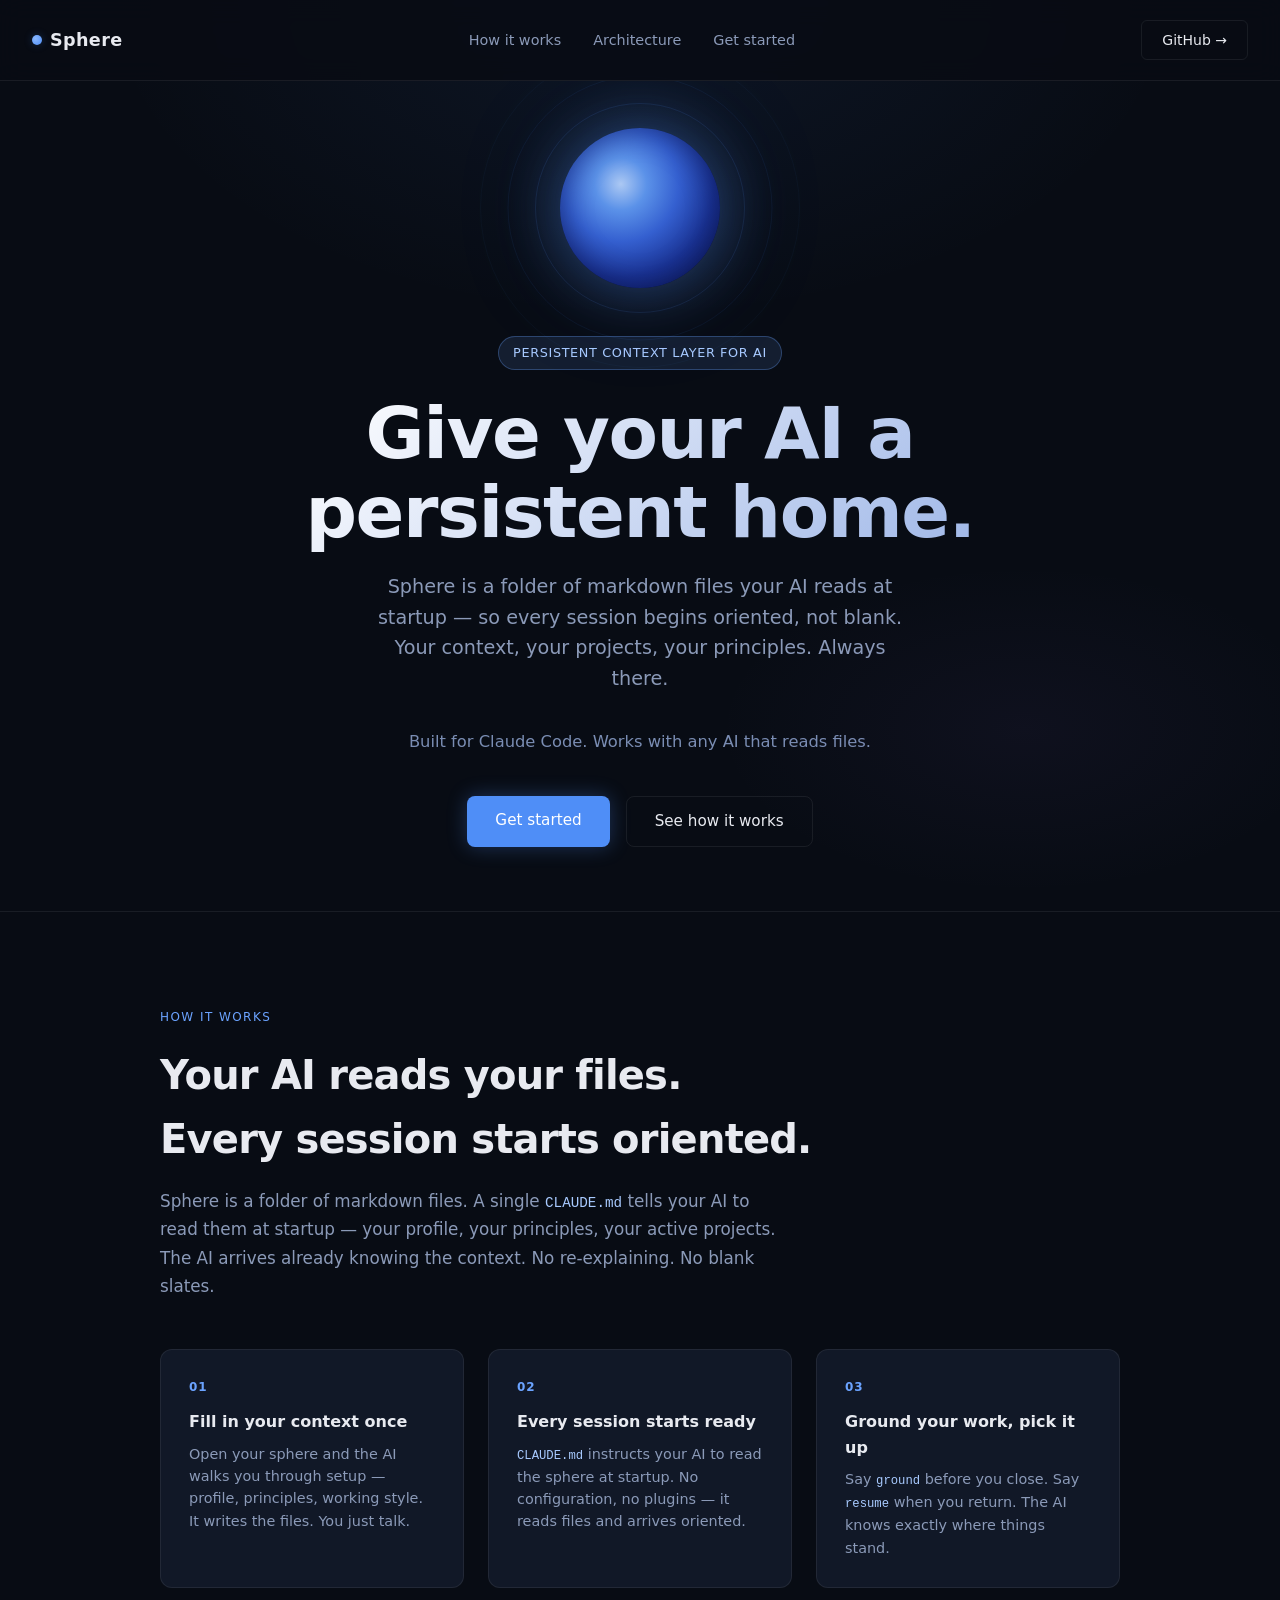
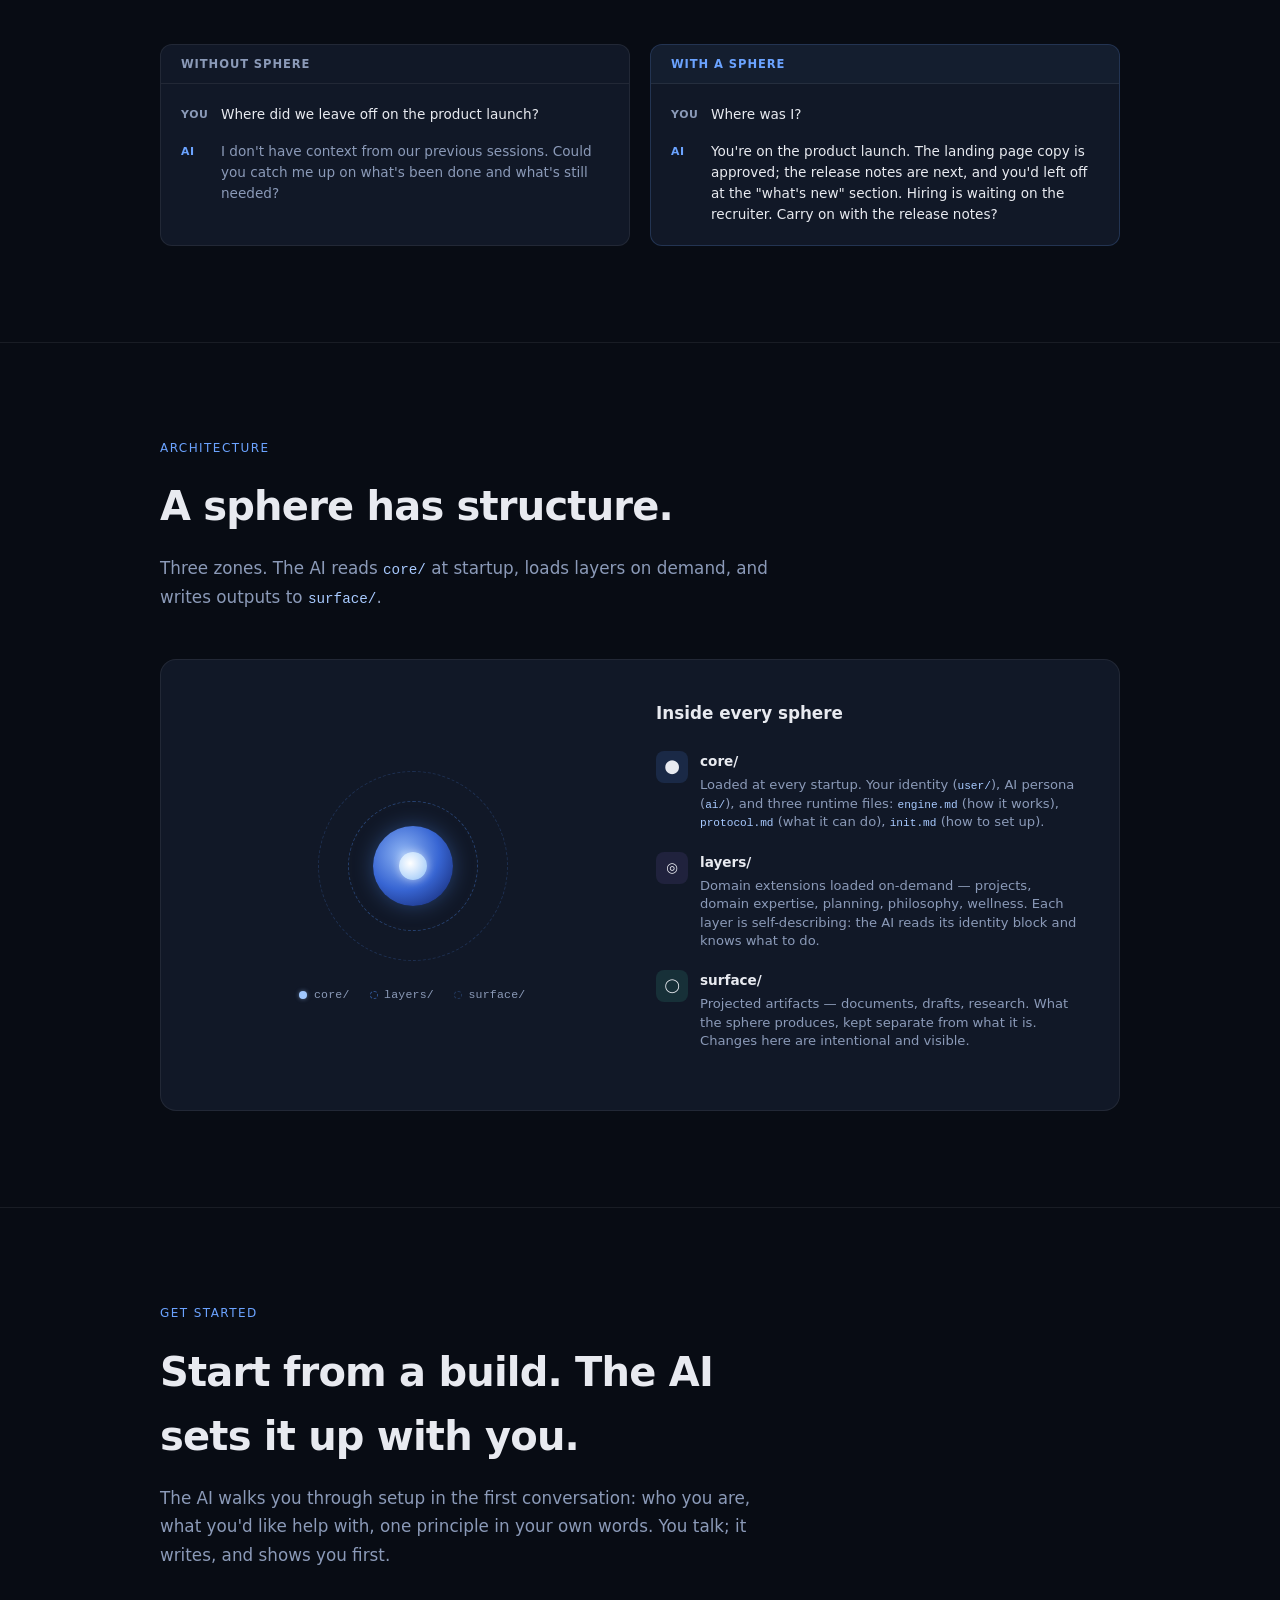
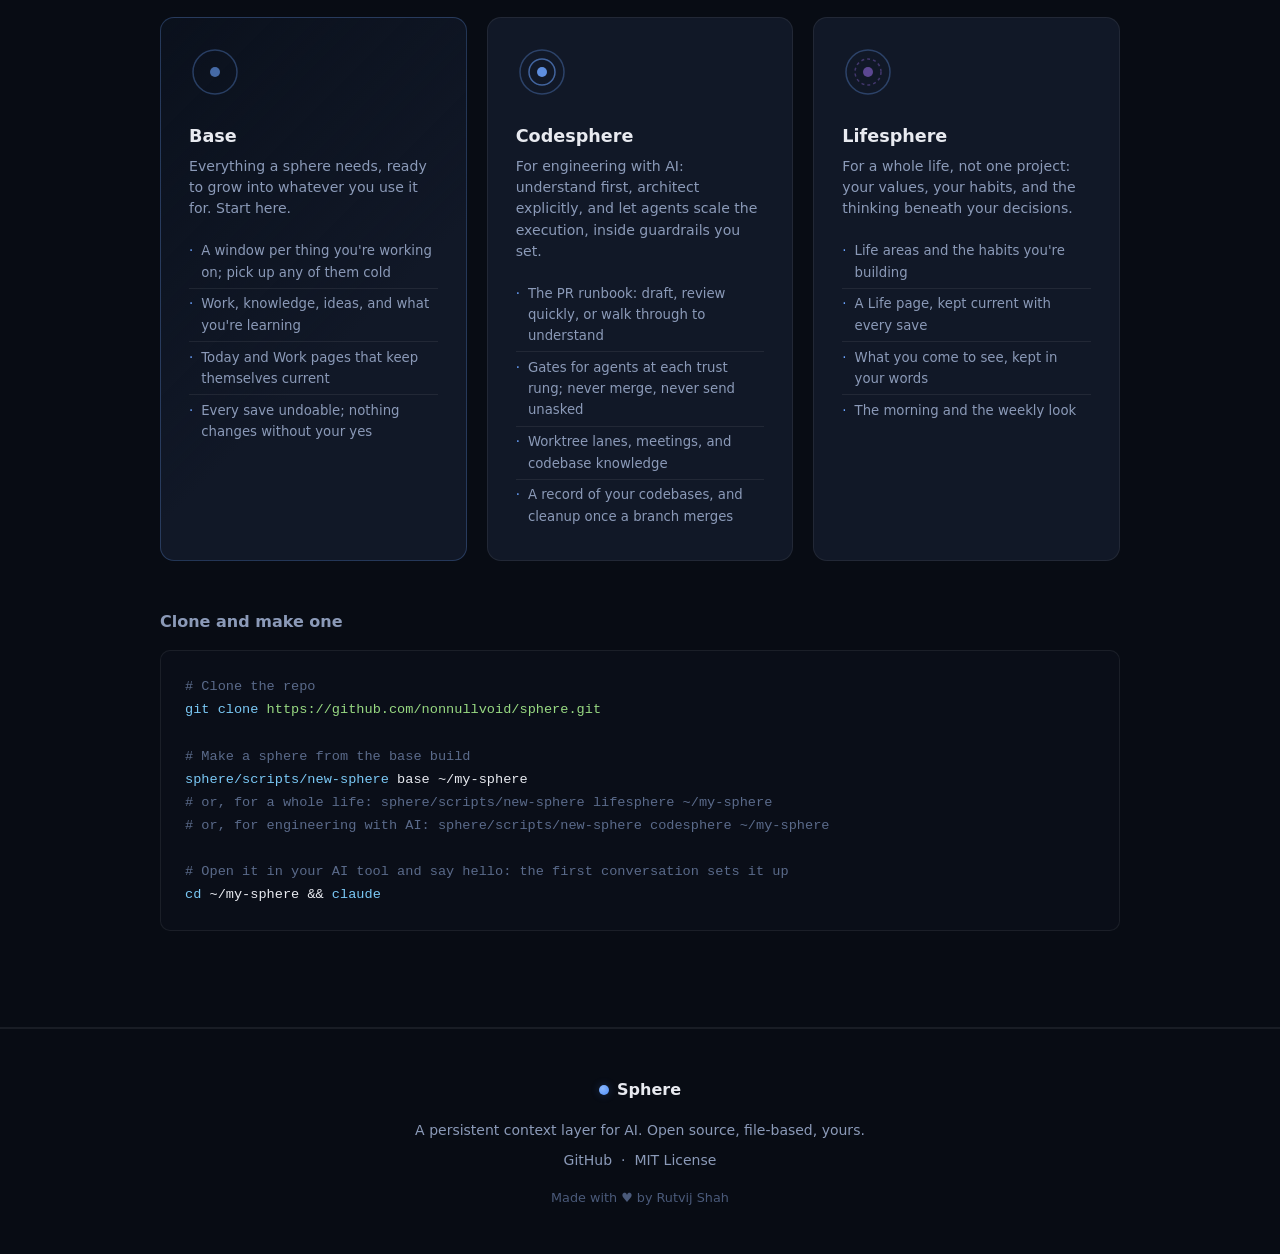
<file: index.html>
<!DOCTYPE html>
<html lang="en">
<head>
  <meta charset="UTF-8">
  <meta name="viewport" content="width=device-width, initial-scale=1.0">
  <title>Sphere — Give your AI a persistent home</title>
  <style>
    :root {
      --bg: #080c14;
      --bg2: #0d1420;
      --surface: #111827;
      --border: rgba(255,255,255,0.07);
      --text: #e8eaf0;
      --muted: #8b9ab8;
      --accent: #6ba3ff;
      --glow: rgba(79,142,247,0.25);
    }

    * { margin: 0; padding: 0; box-sizing: border-box; }

    html {
      scroll-behavior: smooth;
      scroll-padding-top: 80px;
    }

    body {
      background: var(--bg);
      color: var(--text);
      font-family: -apple-system, BlinkMacSystemFont, 'Segoe UI', system-ui, sans-serif;
      line-height: 1.6;
      overflow-x: hidden;
    }

    /* ── NAV ── */
    nav {
      position: fixed; top: 0; left: 0; right: 0; z-index: 100;
      padding: 1.25rem 2rem;
      display: flex; justify-content: space-between; align-items: center;
      background: rgba(8,12,20,0.88);
      backdrop-filter: blur(12px);
      border-bottom: 1px solid var(--border);
    }
    .nav-logo {
      font-size: 1.1rem; font-weight: 600; letter-spacing: 0.02em;
      color: var(--text);
      display: flex; align-items: center; gap: 0.5rem;
      text-decoration: none;
    }
    .nav-dot {
      width: 10px; height: 10px; border-radius: 50%;
      background: radial-gradient(circle at 35% 35%, #8ab8ff, #4f8ef7);
      box-shadow: 0 0 8px var(--glow);
      animation: pulse 3s ease-in-out infinite;
      flex-shrink: 0;
    }
    .nav-links { display: flex; gap: 2rem; }
    .nav-links a {
      color: var(--muted); text-decoration: none; font-size: 0.9rem;
      transition: color 0.2s;
    }
    .nav-links a:hover { color: var(--text); }
    .nav-cta {
      padding: 0.5rem 1.25rem;
      background: transparent;
      border: 1px solid var(--border);
      border-radius: 6px;
      color: var(--text); text-decoration: none; font-size: 0.875rem;
      transition: all 0.2s;
    }
    .nav-cta:hover { border-color: var(--accent); color: var(--accent); }

    /* ── HERO ── */
    .hero {
      min-height: 100vh;
      display: flex; align-items: center; justify-content: center;
      flex-direction: column;
      text-align: center;
      padding: 8rem 2rem 4rem;
      position: relative;
      overflow: hidden;
    }
    .hero-bg {
      position: absolute; inset: 0;
      background:
        radial-gradient(ellipse 60% 50% at 50% 0%, rgba(79,142,247,0.08) 0%, transparent 70%),
        radial-gradient(ellipse 40% 30% at 80% 80%, rgba(124,92,191,0.06) 0%, transparent 60%);
      pointer-events: none;
    }

    /* ── SPHERE ── */
    .sphere-container {
      position: relative;
      width: 160px; height: 160px;
      margin: 0 auto 3rem;
    }
    .sphere-orb {
      width: 160px; height: 160px;
      border-radius: 50%;
      background: radial-gradient(circle at 38% 35%,
        rgba(180,210,255,0.95) 0%,
        rgba(100,160,255,0.9) 18%,
        rgba(60,110,240,0.85) 40%,
        rgba(30,60,180,0.8) 65%,
        rgba(10,20,80,0.9) 100%
      );
      box-shadow:
        0 0 60px rgba(79,142,247,0.4),
        0 0 120px rgba(79,142,247,0.15),
        inset 0 0 30px rgba(0,0,40,0.4);
      animation: spherePulse 4s ease-in-out infinite, sphereFloat 6s ease-in-out infinite;
      position: relative; z-index: 2;
    }
    .sphere-ring {
      position: absolute; border-radius: 50%;
      border: 1px solid rgba(79,142,247,0.2);
      top: 50%; left: 50%;
      transform: translate(-50%, -50%);
      animation: ringPulse 4s ease-in-out infinite;
    }
    .sphere-ring:nth-child(1) { width: 210px; height: 210px; animation-delay: 0.3s; border-color: rgba(79,142,247,0.12); }
    .sphere-ring:nth-child(2) { width: 265px; height: 265px; animation-delay: 0.6s; border-color: rgba(79,142,247,0.07); }
    .sphere-ring:nth-child(3) { width: 320px; height: 320px; animation-delay: 0.9s; border-color: rgba(79,142,247,0.04); }

    @keyframes spherePulse {
      0%, 100% { box-shadow: 0 0 60px rgba(79,142,247,0.4), 0 0 120px rgba(79,142,247,0.15), inset 0 0 30px rgba(0,0,40,0.4); }
      50%       { box-shadow: 0 0 80px rgba(79,142,247,0.6), 0 0 160px rgba(79,142,247,0.25), inset 0 0 30px rgba(0,0,40,0.4); }
    }
    @keyframes sphereFloat {
      0%, 100% { transform: translateY(0); }
      50%       { transform: translateY(-8px); }
    }
    @keyframes ringPulse {
      0%, 100% { opacity: 1; transform: translate(-50%, -50%) scale(1); }
      50%       { opacity: 0.6; transform: translate(-50%, -50%) scale(1.02); }
    }
    @keyframes pulse {
      0%, 100% { opacity: 1; }
      50%       { opacity: 0.5; }
    }

    .hero-tag {
      display: inline-block;
      padding: 0.35rem 0.9rem;
      background: rgba(107,163,255,0.12);
      border: 1px solid rgba(107,163,255,0.3);
      border-radius: 20px;
      font-size: 0.8rem; color: #a8caff;
      letter-spacing: 0.05em; text-transform: uppercase;
      margin-bottom: 1.5rem;
    }
    .hero h1 {
      font-size: clamp(2.5rem, 6vw, 4.5rem);
      font-weight: 700; letter-spacing: -0.02em; line-height: 1.1;
      margin-bottom: 1.25rem;
      background: linear-gradient(135deg, #ffffff 0%, #a0b8e8 100%);
      -webkit-background-clip: text; -webkit-text-fill-color: transparent;
      background-clip: text;
    }
    .hero-sub {
      font-size: clamp(1rem, 2vw, 1.2rem);
      color: var(--muted); max-width: 540px;
      margin: 0 auto 2.5rem;
    }
    .hero-sub span {
      color: rgba(160,184,232,0.75); font-size: 0.85em;
    }
    .hero-actions { display: flex; gap: 1rem; justify-content: center; flex-wrap: wrap; }
    .btn-primary {
      padding: 0.75rem 1.75rem;
      background: #4f8ef7; color: #fff;
      text-decoration: none; border-radius: 8px;
      font-size: 0.95rem; font-weight: 500;
      transition: all 0.2s;
      box-shadow: 0 0 20px rgba(79,142,247,0.3);
    }
    .btn-primary:hover {
      background: #6ba3ff;
      box-shadow: 0 0 30px rgba(79,142,247,0.5);
      transform: translateY(-1px);
    }
    .btn-secondary {
      padding: 0.75rem 1.75rem;
      background: transparent; color: var(--text);
      text-decoration: none;
      border: 1px solid var(--border);
      border-radius: 8px; font-size: 0.95rem;
      transition: all 0.2s;
    }
    .btn-secondary:hover { border-color: rgba(255,255,255,0.2); transform: translateY(-1px); }

    /* ── SECTIONS ── */
    section { padding: 6rem 2rem; }
    .section-inner { max-width: 960px; margin: 0 auto; }
    .section-label {
      font-size: 0.75rem; text-transform: uppercase;
      letter-spacing: 0.12em; color: var(--accent); margin-bottom: 1rem;
    }
    .section-title {
      font-size: clamp(1.75rem, 4vw, 2.5rem);
      font-weight: 700; letter-spacing: -0.02em; margin-bottom: 1rem;
    }
    .section-body {
      color: var(--muted); font-size: 1.05rem;
      max-width: 620px; margin-bottom: 3rem;
      line-height: 1.7;
    }

    /* ── HOW IT WORKS ── */
    .steps {
      display: grid;
      grid-template-columns: repeat(auto-fit, minmax(240px, 1fr));
      gap: 1.5rem;
      margin-bottom: 3.5rem;
    }
    .step {
      background: var(--surface);
      border: 1px solid var(--border);
      border-radius: 12px; padding: 1.75rem;
    }
    .step-num {
      font-size: 0.75rem; font-weight: 700;
      color: var(--accent); letter-spacing: 0.08em; margin-bottom: 0.75rem;
    }
    .step h3 { font-size: 1rem; font-weight: 600; margin-bottom: 0.5rem; }
    .step p { color: var(--muted); font-size: 0.9rem; line-height: 1.55; }

    /* ── COMPARISON ── */
    .comparison {
      display: grid;
      grid-template-columns: 1fr 1fr;
      gap: 1.25rem;
    }
    @media (max-width: 640px) { .comparison { grid-template-columns: 1fr; } }

    .compare-col {
      background: var(--surface);
      border: 1px solid var(--border);
      border-radius: 12px; overflow: hidden;
    }
    .compare-col.after { border-color: rgba(107,163,255,0.2); }

    .compare-head {
      padding: 0.6rem 1.25rem;
      border-bottom: 1px solid var(--border);
      font-size: 0.72rem; font-weight: 600;
      letter-spacing: 0.08em; text-transform: uppercase;
    }
    .compare-col.before .compare-head { color: var(--muted); }
    .compare-col.after  .compare-head { color: var(--accent); background: rgba(107,163,255,0.04); }

    .compare-body { padding: 1.25rem; }
    .chat-line { display: flex; gap: 0.75rem; margin-bottom: 1rem; align-items: flex-start; }
    .chat-line:last-child { margin-bottom: 0; }
    .chat-who {
      font-size: 0.68rem; font-weight: 700; letter-spacing: 0.06em;
      text-transform: uppercase; padding-top: 0.15rem;
      min-width: 28px; flex-shrink: 0;
    }
    .chat-who.you  { color: var(--muted); }
    .chat-who.ai   { color: var(--accent); }
    .chat-text { font-size: 0.85rem; line-height: 1.55; color: var(--text); }
    .chat-text.dim { color: var(--muted); }

    /* ── ANATOMY ── */
    .anatomy {
      background: var(--surface);
      border: 1px solid var(--border);
      border-radius: 16px; padding: 2.5rem;
      display: grid; grid-template-columns: 1fr 1fr;
      gap: 2rem; align-items: center;
    }
    @media (max-width: 640px) { .anatomy { grid-template-columns: 1fr; } }

    .anatomy-visual {
      display: flex; flex-direction: column;
      align-items: center; justify-content: center; gap: 1.25rem;
    }
    .diagram-wrap {
      position: relative; width: 200px; height: 200px;
      display: flex; align-items: center; justify-content: center;
    }
    .diagram-ring-outer {
      position: absolute; width: 190px; height: 190px;
      border-radius: 50%;
      border: 1px dashed rgba(79,142,247,0.2);
    }
    .diagram-ring-mid {
      position: absolute; width: 130px; height: 130px;
      border-radius: 50%;
      border: 1px dashed rgba(79,142,247,0.35);
    }
    .diagram-sphere {
      width: 80px; height: 80px; border-radius: 50%;
      background: radial-gradient(circle at 38% 35%,
        rgba(150,190,255,0.95), rgba(60,110,230,0.9) 50%, rgba(15,30,100,0.95)
      );
      box-shadow: 0 0 20px rgba(79,142,247,0.35);
      position: relative; z-index: 2;
      display: flex; align-items: center; justify-content: center;
    }
    .diagram-core {
      width: 28px; height: 28px; border-radius: 50%;
      background: radial-gradient(circle at 40% 40%, #fff, rgba(160,210,255,0.8));
      box-shadow: 0 0 10px rgba(255,255,255,0.6);
    }
    .diagram-legend {
      display: flex; gap: 1.25rem; align-items: center;
    }
    .legend-item {
      display: flex; align-items: center; gap: 0.4rem;
      font-size: 0.72rem; color: var(--muted);
      font-family: 'SF Mono', 'Fira Code', monospace;
      letter-spacing: 0.02em;
    }
    .legend-dot {
      width: 8px; height: 8px; border-radius: 50%; flex-shrink: 0;
    }
    .legend-dot.core   { background: #a0c8ff; box-shadow: 0 0 4px rgba(160,200,255,0.5); }
    .legend-dot.layers { background: transparent; border: 1.5px dashed rgba(79,142,247,0.5); }
    .legend-dot.surface{ background: transparent; border: 1.5px dashed rgba(79,142,247,0.25); }

    .anatomy-text h3 { font-size: 1.05rem; font-weight: 600; margin-bottom: 1.5rem; }
    .anatomy-row { display: flex; gap: 0.75rem; margin-bottom: 1.25rem; align-items: flex-start; }
    .anatomy-icon {
      width: 32px; height: 32px; border-radius: 8px;
      display: flex; align-items: center; justify-content: center;
      font-size: 0.85rem; flex-shrink: 0;
    }
    .anatomy-icon.core    { background: rgba(79,142,247,0.15); }
    .anatomy-icon.layers  { background: rgba(124,92,191,0.15); }
    .anatomy-icon.surface { background: rgba(61,191,154,0.15); }
    .anatomy-label { font-size: 0.85rem; font-weight: 600; margin-bottom: 0.2rem; }
    .anatomy-desc  { font-size: 0.82rem; color: var(--muted); line-height: 1.4; }
    code {
      font-family: 'SF Mono', 'Fira Code', monospace;
      font-size: 0.85em; color: #a8caff;
    }

    /* ── TEMPLATES ── */
    .templates {
      display: grid;
      grid-template-columns: repeat(auto-fit, minmax(240px, 1fr));
      gap: 1.25rem;
    }
    .template-card {
      background: var(--surface); border: 1px solid var(--border);
      border-radius: 14px; padding: 1.75rem;
      position: relative; overflow: hidden;
    }
    .template-card.featured {
      border-color: rgba(107,163,255,0.25);
      background: linear-gradient(135deg, rgba(79,142,247,0.04) 0%, var(--surface) 60%);
    }
    .template-badge {
      position: absolute; top: 1rem; right: 1rem;
      padding: 0.2rem 0.6rem;
      background: rgba(107,163,255,0.12); border: 1px solid rgba(107,163,255,0.25);
      border-radius: 20px; font-size: 0.68rem; color: var(--accent);
      letter-spacing: 0.05em; text-transform: uppercase;
    }
    .template-icon { width: 52px; height: 52px; margin-bottom: 1rem; }
    .template-card h3 { font-size: 1.1rem; font-weight: 700; margin-bottom: 0.4rem; }
    .template-card .template-desc { color: var(--muted); font-size: 0.88rem; margin-bottom: 1rem; line-height: 1.5; }
    .template-features { list-style: none; }
    .template-features li {
      font-size: 0.83rem; color: var(--muted);
      padding: 0.3rem 0; border-bottom: 1px solid var(--border);
      display: flex; gap: 0.5rem; align-items: flex-start;
    }
    .template-features li:last-child { border-bottom: none; }
    .template-features li::before { content: '·'; color: var(--accent); flex-shrink: 0; }

    /* ── CODE BLOCK ── */
    .code-block {
      background: #0a0e18; border: 1px solid var(--border);
      border-radius: 10px; padding: 1.5rem;
      font-family: 'SF Mono', 'Fira Code', 'Consolas', monospace;
      font-size: 0.85rem; line-height: 1.7; overflow-x: auto;
    }
    .code-comment { color: #5a6a8a; }
    .code-cmd     { color: #7ac8f5; }
    .code-str     { color: #98d982; }

    /* ── FOOTER ── */
    footer {
      border-top: 1px solid var(--border);
      padding: 3rem 2rem; text-align: center;
      color: var(--muted); font-size: 0.875rem;
    }
    footer a { color: var(--muted); text-decoration: none; transition: color 0.2s; }
    footer a:hover { color: var(--text); }
    .footer-inner { max-width: 960px; margin: 0 auto; }
    .footer-logo {
      display: flex; align-items: center; justify-content: center;
      gap: 0.5rem; margin-bottom: 1rem;
      font-weight: 600; font-size: 1rem; color: var(--text);
    }
    .footer-dot {
      width: 10px; height: 10px; border-radius: 50%;
      background: radial-gradient(circle at 35% 35%, #8ab8ff, #4f8ef7);
      box-shadow: 0 0 8px var(--glow);
    }

    /* ── DIVIDER ── */
    .divider { border: none; border-top: 1px solid var(--border); margin: 0; }

    /* ── RESPONSIVE ── */
    @media (max-width: 640px) {
      nav { padding: 1rem; }
      .nav-links { display: none; }
      .sphere-container { width: 120px; height: 120px; }
      .sphere-orb { width: 120px; height: 120px; }
    }
  </style>
</head>
<body>

<!-- NAV -->
<nav>
  <a href="#" class="nav-logo">
    <div class="nav-dot"></div>
    Sphere
  </a>
  <div class="nav-links">
    <a href="#how">How it works</a>
    <a href="#anatomy">Architecture</a>
    <a href="#start">Get started</a>
  </div>
  <a href="https://github.com/nonnullvoid/sphere" class="nav-cta" target="_blank">GitHub →</a>
</nav>

<!-- HERO -->
<div class="hero">
  <div class="hero-bg"></div>

  <div class="sphere-container">
    <div class="sphere-ring"></div>
    <div class="sphere-ring"></div>
    <div class="sphere-ring"></div>
    <div class="sphere-orb"></div>
  </div>

  <span class="hero-tag">Persistent context layer for AI</span>
  <h1>Give your AI a<br>persistent home.</h1>
  <p class="hero-sub">
    Sphere is a folder of markdown files your AI reads at startup — so every session begins oriented, not blank. Your context, your projects, your principles. Always there.
    <br><br>
    <span>Built for Claude Code. Works with any AI that reads files.</span>
  </p>
  <div class="hero-actions">
    <a href="#start" class="btn-primary">Get started</a>
    <a href="#how" class="btn-secondary">See how it works</a>
  </div>
</div>

<hr class="divider">

<!-- HOW IT WORKS -->
<section id="how">
  <div class="section-inner">
    <div class="section-label">How it works</div>
    <h2 class="section-title">Your AI reads your files.<br>Every session starts oriented.</h2>
    <p class="section-body">
      Sphere is a folder of markdown files. A single <code>CLAUDE.md</code> tells your AI to read them at startup — your profile, your principles, your active projects. The AI arrives already knowing the context. No re-explaining. No blank slates.
    </p>

    <div class="steps">
      <div class="step">
        <div class="step-num">01</div>
        <h3>Fill in your context once</h3>
        <p>Open your sphere and the AI walks you through setup — profile, principles, working style. It writes the files. You just talk.</p>
      </div>
      <div class="step">
        <div class="step-num">02</div>
        <h3>Every session starts ready</h3>
        <p><code>CLAUDE.md</code> instructs your AI to read the sphere at startup. No configuration, no plugins — it reads files and arrives oriented.</p>
      </div>
      <div class="step">
        <div class="step-num">03</div>
        <h3>Ground your work, pick it up</h3>
        <p>Say <code>ground</code> before you close. Say <code>resume</code> when you return. The AI knows exactly where things stand.</p>
      </div>
    </div>

    <!-- Before / After comparison -->
    <div class="comparison">
      <div class="compare-col before">
        <div class="compare-head">Without Sphere</div>
        <div class="compare-body">
          <div class="chat-line">
            <div class="chat-who you">You</div>
            <div class="chat-text">Where did we leave off on the product launch?</div>
          </div>
          <div class="chat-line">
            <div class="chat-who ai">AI</div>
            <div class="chat-text dim">I don't have context from our previous sessions. Could you catch me up on what's been done and what's still needed?</div>
          </div>
        </div>
      </div>

      <div class="compare-col after">
        <div class="compare-head">With a sphere</div>
        <div class="compare-body">
          <div class="chat-line">
            <div class="chat-who you">You</div>
            <div class="chat-text">Where was I?</div>
          </div>
          <div class="chat-line">
            <div class="chat-who ai">AI</div>
            <div class="chat-text">You're on the product launch. The landing page copy is approved; the release notes are next, and you'd left off at the "what's new" section. Hiring is waiting on the recruiter. Carry on with the release notes?</div>
          </div>
        </div>
      </div>
    </div>

  </div>
</section>

<hr class="divider">

<!-- ANATOMY -->
<section id="anatomy">
  <div class="section-inner">
    <div class="section-label">Architecture</div>
    <h2 class="section-title">A sphere has structure.</h2>
    <p class="section-body">Three zones. The AI reads <code>core/</code> at startup, loads layers on demand, and writes outputs to <code>surface/</code>.</p>

    <div class="anatomy">
      <div class="anatomy-visual">
        <div class="diagram-wrap">
          <div class="diagram-ring-outer"></div>
          <div class="diagram-ring-mid"></div>
          <div class="diagram-sphere">
            <div class="diagram-core"></div>
          </div>
        </div>
        <div class="diagram-legend">
          <div class="legend-item">
            <div class="legend-dot core"></div>
            core/
          </div>
          <div class="legend-item">
            <div class="legend-dot layers"></div>
            layers/
          </div>
          <div class="legend-item">
            <div class="legend-dot surface"></div>
            surface/
          </div>
        </div>
      </div>

      <div class="anatomy-text">
        <h3>Inside every sphere</h3>

        <div class="anatomy-row">
          <div class="anatomy-icon core">⬤</div>
          <div>
            <div class="anatomy-label">core/</div>
            <div class="anatomy-desc">Loaded at every startup. Your identity (<code>user/</code>), AI persona (<code>ai/</code>), and three runtime files: <code>engine.md</code> (how it works), <code>protocol.md</code> (what it can do), <code>init.md</code> (how to set up).</div>
          </div>
        </div>

        <div class="anatomy-row">
          <div class="anatomy-icon layers">◎</div>
          <div>
            <div class="anatomy-label">layers/</div>
            <div class="anatomy-desc">Domain extensions loaded on-demand — projects, domain expertise, planning, philosophy, wellness. Each layer is self-describing: the AI reads its identity block and knows what to do.</div>
          </div>
        </div>

        <div class="anatomy-row">
          <div class="anatomy-icon surface">◯</div>
          <div>
            <div class="anatomy-label">surface/</div>
            <div class="anatomy-desc">Projected artifacts — documents, drafts, research. What the sphere produces, kept separate from what it is. Changes here are intentional and visible.</div>
          </div>
        </div>
      </div>
    </div>
  </div>
</section>

<hr class="divider">

<!-- GET STARTED -->
<section id="start">
  <div class="section-inner">
    <div class="section-label">Get started</div>
    <h2 class="section-title">Start from a build. The AI<br>sets it up with you.</h2>
    <p class="section-body">
      The AI walks you through setup in the first conversation: who you are, what you'd like help with, one principle in your own words. You talk; it writes, and shows you first.
    </p>

    <div class="templates">

      <!-- BASE -->
      <div class="template-card featured">
        <svg class="template-icon" viewBox="0 0 52 52" fill="none" xmlns="http://www.w3.org/2000/svg">
          <circle cx="26" cy="26" r="22" stroke="rgba(107,163,255,0.3)" stroke-width="1.5"/>
          <circle cx="26" cy="26" r="5" fill="rgba(107,163,255,0.6)"/>
        </svg>
        <h3>Base</h3>
        <div class="template-desc">Everything a sphere needs, ready to grow into whatever you use it for. Start here.</div>
        <ul class="template-features">
          <li>A window per thing you're working on; pick up any of them cold</li>
          <li>Work, knowledge, ideas, and what you're learning</li>
          <li>Today and Work pages that keep themselves current</li>
          <li>Every save undoable; nothing changes without your yes</li>
        </ul>
      </div>

      <!-- CODESPHERE -->
      <div class="template-card">
        <svg class="template-icon" viewBox="0 0 52 52" fill="none" xmlns="http://www.w3.org/2000/svg">
          <circle cx="26" cy="26" r="22" stroke="rgba(107,163,255,0.3)" stroke-width="1.5"/>
          <circle cx="26" cy="26" r="13" stroke="rgba(107,163,255,0.55)" stroke-width="1.5"/>
          <circle cx="26" cy="26" r="5" fill="rgba(107,163,255,0.85)"/>
        </svg>
        <h3>Codesphere</h3>
        <div class="template-desc">For engineering with AI: understand first, architect explicitly, and let agents scale the execution, inside guardrails you set.</div>
        <ul class="template-features">
          <li>The PR runbook: draft, review quickly, or walk through to understand</li>
          <li>Gates for agents at each trust rung; never merge, never send unasked</li>
          <li>Worktree lanes, meetings, and codebase knowledge</li>
          <li>A record of your codebases, and cleanup once a branch merges</li>
        </ul>
      </div>

      <!-- LIFESPHERE -->
      <div class="template-card">
        <svg class="template-icon" viewBox="0 0 52 52" fill="none" xmlns="http://www.w3.org/2000/svg">
          <circle cx="26" cy="26" r="22" stroke="rgba(107,163,255,0.3)" stroke-width="1.5"/>
          <circle cx="26" cy="26" r="13" stroke="rgba(124,92,191,0.45)" stroke-width="1.5" stroke-dasharray="3 3"/>
          <circle cx="26" cy="26" r="5" fill="rgba(124,92,191,0.7)"/>
        </svg>
        <h3>Lifesphere</h3>
        <div class="template-desc">For a whole life, not one project: your values, your habits, and the thinking beneath your decisions.</div>
        <ul class="template-features">
          <li>Life areas and the habits you're building</li>
          <li>A Life page, kept current with every save</li>
          <li>What you come to see, kept in your words</li>
          <li>The morning and the weekly look</li>
        </ul>
      </div>

    </div>

    <!-- Code block -->
    <div style="margin-top: 3rem;">
      <h3 style="font-size: 1rem; margin-bottom: 1rem; color: var(--muted);">Clone and make one</h3>
      <div class="code-block">
        <span class="code-comment"># Clone the repo</span><br>
        <span class="code-cmd">git clone</span> <span class="code-str">https://github.com/nonnullvoid/sphere.git</span><br>
        <br>
        <span class="code-comment"># Make a sphere from the base build</span><br>
        <span class="code-cmd">sphere/scripts/new-sphere</span> base ~/my-sphere<br>
        <span class="code-comment"># or, for a whole life: sphere/scripts/new-sphere lifesphere ~/my-sphere</span><br>
        <span class="code-comment"># or, for engineering with AI: sphere/scripts/new-sphere codesphere ~/my-sphere</span><br>
        <br>
        <span class="code-comment"># Open it in your AI tool and say hello: the first conversation sets it up</span><br>
        <span class="code-cmd">cd</span> ~/my-sphere &amp;&amp; <span class="code-cmd">claude</span>
      </div>
    </div>
  </div>
</section>

<hr class="divider">

<!-- FOOTER -->
<footer>
  <div class="footer-inner">
    <div class="footer-logo">
      <div class="footer-dot"></div>
      Sphere
    </div>
    <p style="margin-bottom: 0.5rem;">
      A persistent context layer for AI. Open source, file-based, yours.
    </p>
    <p>
      <a href="https://github.com/nonnullvoid/sphere" target="_blank">GitHub</a>
      &nbsp;·&nbsp;
      MIT License
    </p>
    <p style="margin-top: 1rem; font-size: 0.8rem; color: #4a5a7a;">
      Made with ♥ by Rutvij Shah
    </p>
  </div>
</footer>

<script>
  document.querySelectorAll('a[href^="#"]').forEach(anchor => {
    anchor.addEventListener('click', function(e) {
      const target = document.querySelector(this.getAttribute('href'));
      if (target) {
        e.preventDefault();
        const offset = 80;
        const top = target.getBoundingClientRect().top + window.scrollY - offset;
        window.scrollTo({ top, behavior: 'smooth' });
      }
    });
  });
</script>

</body>
</html>
</file>
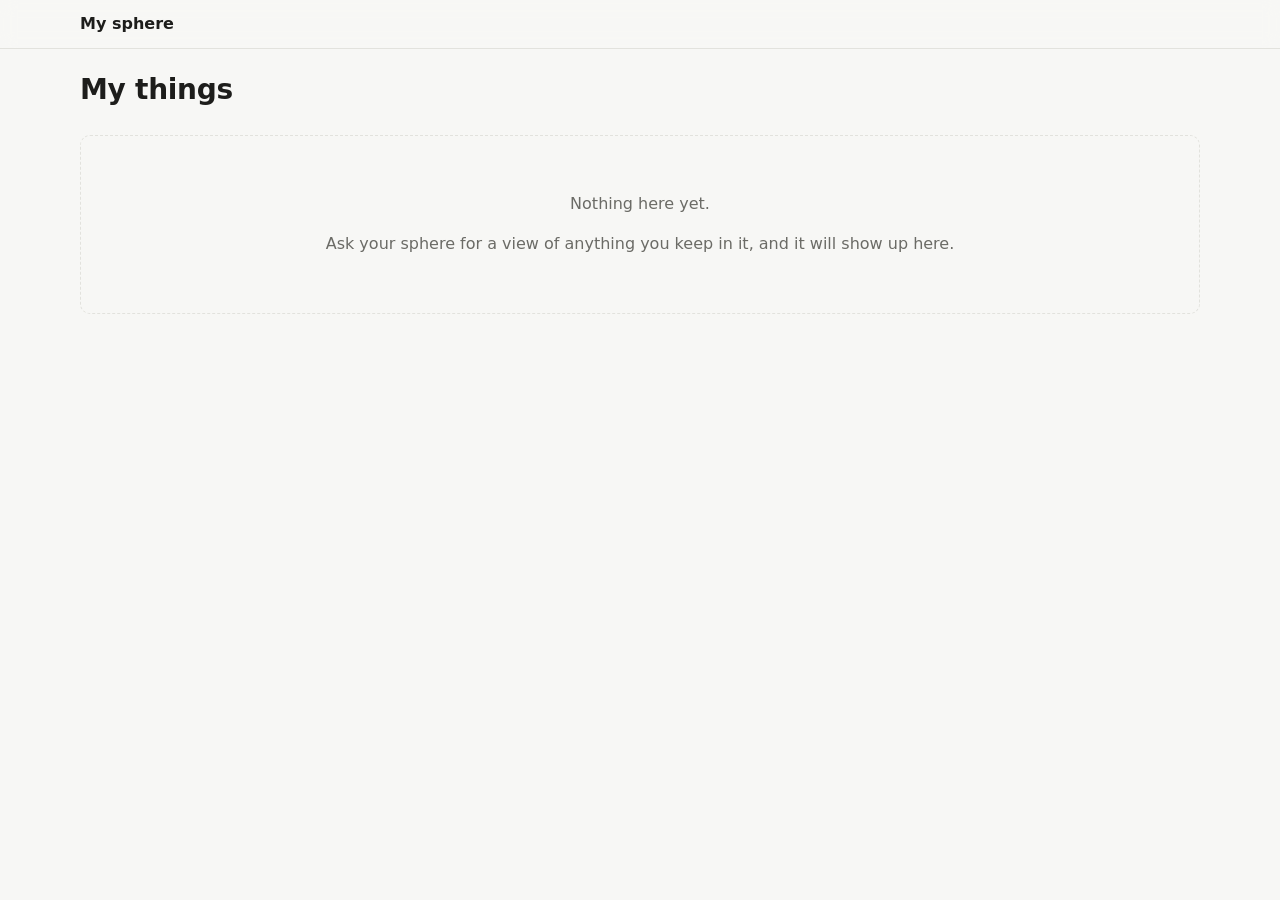
<file: common/surface/projections.html>
<!doctype html>
<!-- The index: every projection the human may see, grouped by namespace, read from the
     registry mirror. Also the default markdown viewer: projections.html?view=<path>.
     Ships with every build; never edited per sphere. -->
<html lang="en">
  <head>
    <meta charset="utf-8" />
    <meta name="viewport" content="width=device-width, initial-scale=1" />
    <title>My things</title>
    <link rel="stylesheet" href="projections/assets/sphere-chrome.css" />
    <script src="projections/assets/registry.js"></script>
    <script src="projections/assets/sphere-chrome.js"></script>
    <script src="projections/assets/markdown.js"></script>
  </head>
  <body>
    <main class="sphere-page" id="page">
      <div class="sphere-header">
        <div>
          <h1 id="title">My things</h1>
          <p class="sphere-header__sub" id="subtitle"></p>
        </div>
        <span id="badge"></span>
      </div>
      <div id="content"></div>
    </main>
    <script>
      (function () {
        "use strict";
        var registry = window.Sphere.registry;
        var content = document.getElementById("content");
        var view = new URLSearchParams(location.search).get("view");

        function el(tag, className, text) {
          var node = document.createElement(tag);
          if (className) node.className = className;
          if (text != null) node.textContent = text;
          return node;
        }

        function showIndex() {
          var entries = registry.projections || [];
          if (registry.name) document.title = registry.name;
          if (!entries.length) {
            var empty = el("div", "sphere-empty");
            empty.appendChild(el("p", "", "Nothing here yet."));
            empty.appendChild(el("p", "", "Ask your sphere for a view of anything you keep in it, and it will show up here."));
            content.appendChild(empty);
            return;
          }
          var groups = {};
          var order = [];
          entries.forEach(function (entry) {
            var key = entry.namespace || "other";
            if (!groups[key]) {
              groups[key] = [];
              order.push(key);
            }
            groups[key].push(entry);
          });
          order.forEach(function (key) {
            var group = el("section", "sphere-group");
            group.appendChild(el("h2", "", key.replace(/-/g, " ")));
            var list = el("ul", "sphere-list");
            groups[key].forEach(function (entry) {
              var li = el("li");
              var link = el("a", "", entry.title || entry.name);
              link.href = window.Sphere.hrefFor(entry);
              li.appendChild(link);
              li.appendChild(window.Sphere.badge(entry, entry.rendered));
              list.appendChild(li);
            });
            group.appendChild(list);
            content.appendChild(group);
          });
        }

        function showMarkdown(path) {
          document.getElementById("page").classList.add("sphere-page--reading");
          var entry = (registry.projections || []).filter(function (e) {
            return e.home === path;
          })[0];
          var title = entry ? entry.title || entry.name : path.split("/").pop();
          document.getElementById("title").textContent = title;
          document.title = title;
          var back = el("a", "", "← All my things");
          back.href = location.pathname;
          document.getElementById("subtitle").appendChild(back);
          if (entry) document.getElementById("badge").appendChild(window.Sphere.badge(entry, entry.rendered));
          var url = new URL(path, window.Sphere.root);
          fetch(url)
            .then(function (response) {
              if (!response.ok) throw new Error(String(response.status));
              return response.text();
            })
            .then(function (text) {
              var prose = el("article", "sphere-prose");
              prose.innerHTML = window.SphereMarkdown.render(text);
              // Relative links in the file point from the file, not from this page.
              Array.prototype.forEach.call(prose.querySelectorAll("a[href]"), function (link) {
                var href = link.getAttribute("href");
                if (!/^([a-z]+:|#)/i.test(href)) link.href = new URL(href, url).href;
              });
              content.appendChild(prose);
            })
            .catch(function () {
              var note = el("div", "sphere-notice sphere-notice--info");
              note.appendChild(
                document.createTextNode(
                  location.protocol === "file:"
                    ? "Opened as a file, the browser won't let this page read other files. Ask your sphere to show your things, or "
                    : "This file couldn't be read. "
                )
              );
              var raw = el("a", "", "open it as plain text");
              raw.href = url.href;
              note.appendChild(raw);
              note.appendChild(document.createTextNode("."));
              content.appendChild(note);
            });
        }

        if (view && !/^\/|\.\.|:/.test(view)) showMarkdown(view);
        else showIndex();
      })();
    </script>
  </body>
</html>
</file>
<file: common/surface/projections/assets/sphere-chrome.css>
/* Sphere chrome: the one stylesheet every projection shares.
   Re-theme a sphere by changing the tokens in the first three blocks; never restyle a single view.
   Plain CSS, no build step. Static snapshots inline this file (see the one-shot template). */

:root {
  /* type */
  --font-body: ui-sans-serif, system-ui, -apple-system, "Segoe UI", Roboto, "Helvetica Neue", Arial, sans-serif;
  --font-mono: ui-monospace, "SF Mono", Menlo, Consolas, "Liberation Mono", monospace;
  --text-xs: 0.75rem;
  --text-sm: 0.875rem;
  --text-md: 1rem;
  --text-lg: 1.25rem;
  --text-xl: 1.75rem;
  --leading: 1.55;

  /* space and shape */
  --space-1: 0.25rem;
  --space-2: 0.5rem;
  --space-3: 0.75rem;
  --space-4: 1rem;
  --space-5: 1.5rem;
  --space-6: 2.5rem;
  --radius: 10px;
  --radius-sm: 6px;
  --page-width: 72rem;
  --reading-width: 44rem;

  /* color: light */
  --bg: #f7f7f5;
  --surface: #ffffff;
  --surface-sunk: #f0f0ed;
  --border: #e2e2dd;
  --text: #1d1d1b;
  --text-muted: #6b6b66;
  --accent: #3b5bdb;
  --accent-soft: #e8ecfb;
  --good: #2b8a3e;
  --good-soft: #e6f4ea;
  --warn: #b35c00;
  --warn-soft: #fdf0e1;
  --shadow: 0 1px 2px rgb(0 0 0 / 0.04), 0 1px 1px rgb(0 0 0 / 0.03);
}

@media (prefers-color-scheme: dark) {
  :root:not([data-theme="light"]) {
    --bg: #141413;
    --surface: #1c1c1a;
    --surface-sunk: #232321;
    --border: #2f2f2c;
    --text: #ececea;
    --text-muted: #9a9a94;
    --accent: #8ea4f5;
    --accent-soft: #232a45;
    --good: #69c27f;
    --good-soft: #1d2e22;
    --warn: #f0a457;
    --warn-soft: #33261a;
    --shadow: none;
  }
}

:root[data-theme="dark"] {
  --bg: #141413;
  --surface: #1c1c1a;
  --surface-sunk: #232321;
  --border: #2f2f2c;
  --text: #ececea;
  --text-muted: #9a9a94;
  --accent: #8ea4f5;
  --accent-soft: #232a45;
  --good: #69c27f;
  --good-soft: #1d2e22;
  --warn: #f0a457;
  --warn-soft: #33261a;
  --shadow: none;
}

/* ---------------------------------------------------------------- base */

*,
*::before,
*::after {
  box-sizing: border-box;
}

html {
  -webkit-text-size-adjust: 100%;
}

body {
  margin: 0;
  background: var(--bg);
  color: var(--text);
  font-family: var(--font-body);
  font-size: var(--text-md);
  line-height: var(--leading);
}

a {
  color: var(--accent);
  text-decoration: none;
}

a:hover {
  text-decoration: underline;
}

code,
pre {
  font-family: var(--font-mono);
  font-size: 0.9em;
}

.sphere-page {
  max-width: var(--page-width);
  margin: 0 auto;
  padding: var(--space-5) var(--space-4) var(--space-6);
}

.sphere-page--reading {
  max-width: var(--reading-width);
}

/* ---------------------------------------------------------------- top bar */

.sphere-topbar {
  position: sticky;
  top: 0;
  z-index: 10;
  background: color-mix(in srgb, var(--bg) 88%, transparent);
  backdrop-filter: blur(8px);
  border-bottom: 1px solid var(--border);
}

.sphere-topbar__inner {
  max-width: var(--page-width);
  margin: 0 auto;
  padding: var(--space-2) var(--space-4);
  display: flex;
  align-items: center;
  gap: var(--space-4);
  min-height: 3rem;
}

.sphere-topbar__home {
  font-weight: 600;
  color: var(--text);
  white-space: nowrap;
}

.sphere-topbar__nav {
  display: flex;
  gap: var(--space-1);
  overflow-x: auto;
  scrollbar-width: none;
  flex: 1;
}

.sphere-topbar__nav::-webkit-scrollbar {
  display: none;
}

.sphere-topbar__nav a {
  padding: var(--space-1) var(--space-3);
  border-radius: var(--radius-sm);
  color: var(--text-muted);
  font-size: var(--text-sm);
  white-space: nowrap;
}

.sphere-topbar__nav a:hover {
  background: var(--surface-sunk);
  color: var(--text);
  text-decoration: none;
}

.sphere-topbar__nav a[aria-current="page"] {
  background: var(--accent-soft);
  color: var(--accent);
}

/* ---------------------------------------------------------------- page header */

.sphere-header {
  display: flex;
  flex-wrap: wrap;
  align-items: baseline;
  justify-content: space-between;
  gap: var(--space-2) var(--space-4);
  margin-bottom: var(--space-5);
}

.sphere-header h1 {
  margin: 0;
  font-size: var(--text-xl);
  line-height: 1.2;
  letter-spacing: -0.01em;
}

.sphere-header__sub {
  margin: var(--space-1) 0 0;
  color: var(--text-muted);
}

/* ---------------------------------------------------------------- freshness badge */

.sphere-badge {
  display: inline-flex;
  align-items: center;
  gap: var(--space-2);
  padding: 0.15rem var(--space-3);
  border-radius: 999px;
  font-size: var(--text-xs);
  font-weight: 500;
  background: var(--surface-sunk);
  color: var(--text-muted);
  white-space: nowrap;
}

.sphere-badge::before {
  content: "";
  width: 0.45rem;
  height: 0.45rem;
  border-radius: 50%;
  background: currentColor;
}

.sphere-badge--fresh {
  background: var(--good-soft);
  color: var(--good);
}

.sphere-badge--stale {
  background: var(--warn-soft);
  color: var(--warn);
}

.sphere-badge--frozen::before {
  border-radius: 1px;
}

/* ---------------------------------------------------------------- panels */

.sphere-panels {
  display: grid;
  grid-template-columns: repeat(auto-fill, minmax(min(100%, 20rem), 1fr));
  gap: var(--space-4);
}

.sphere-panel {
  background: var(--surface);
  border: 1px solid var(--border);
  border-radius: var(--radius);
  box-shadow: var(--shadow);
  padding: var(--space-4);
  min-width: 0;
}

.sphere-panel--wide {
  grid-column: 1 / -1;
}

.sphere-panel h2 {
  margin: 0 0 var(--space-3);
  font-size: var(--text-sm);
  font-weight: 600;
  text-transform: uppercase;
  letter-spacing: 0.04em;
  color: var(--text-muted);
}

.sphere-panel__empty {
  margin: 0;
  color: var(--text-muted);
  font-size: var(--text-sm);
}

.sphere-list {
  list-style: none;
  margin: 0;
  padding: 0;
}

.sphere-list li {
  display: flex;
  flex-wrap: wrap;
  justify-content: space-between;
  column-gap: var(--space-3);
  row-gap: var(--space-1);
  padding: var(--space-2) 0;
  border-top: 1px solid var(--border);
  font-size: var(--text-sm);
}

.sphere-list li:first-child {
  border-top: 0;
  padding-top: 0;
}

/* The item keeps a readable width; a short meta (a date, a state) sits beside it, and a long one
   (a summary) drops below it and wraps, instead of squeezing the item or running out of the panel. */
.sphere-list li > :first-child {
  flex: 1 1 10rem;
  min-width: 0;
  overflow-wrap: anywhere;
}

.sphere-list__meta {
  flex: 0 1 auto;
  min-width: 0;
  color: var(--text-muted);
  overflow-wrap: anywhere;
}

.sphere-stats {
  display: grid;
  grid-template-columns: repeat(auto-fit, minmax(7rem, 1fr));
  gap: var(--space-3);
}

.sphere-stat__value {
  display: block;
  font-size: var(--text-xl);
  font-weight: 600;
  line-height: 1.1;
  font-variant-numeric: tabular-nums;
}

.sphere-stat__label {
  font-size: var(--text-sm);
  color: var(--text-muted);
}

/* ---------------------------------------------------------------- index groups */

.sphere-group + .sphere-group {
  margin-top: var(--space-5);
}

.sphere-group h2 {
  margin: 0 0 var(--space-2);
  font-size: var(--text-sm);
  font-weight: 600;
  text-transform: uppercase;
  letter-spacing: 0.04em;
  color: var(--text-muted);
}

.sphere-group .sphere-list {
  background: var(--surface);
  border: 1px solid var(--border);
  border-radius: var(--radius);
  padding: var(--space-2) var(--space-4);
}

.sphere-group .sphere-list li,
.sphere-group .sphere-list li:first-child {
  padding: var(--space-3) 0;
  align-items: center;
  font-size: var(--text-md);
}

.sphere-empty {
  padding: var(--space-6) var(--space-4);
  text-align: center;
  color: var(--text-muted);
  border: 1px dashed var(--border);
  border-radius: var(--radius);
}

/* ---------------------------------------------------------------- notices */

.sphere-notice {
  margin-bottom: var(--space-4);
  padding: var(--space-3) var(--space-4);
  border-radius: var(--radius-sm);
  background: var(--warn-soft);
  color: var(--warn);
  font-size: var(--text-sm);
}

.sphere-notice--info {
  background: var(--accent-soft);
  color: var(--accent);
}

/* ---------------------------------------------------------------- footer and provenance */

.sphere-footer {
  margin-top: var(--space-6);
  padding-top: var(--space-4);
  border-top: 1px solid var(--border);
  color: var(--text-muted);
  font-size: var(--text-xs);
}

.sphere-footer ul {
  margin: var(--space-1) 0 0;
  padding-left: var(--space-4);
}

/* ---------------------------------------------------------------- prose (markdown and snapshots) */

.sphere-prose {
  max-width: var(--reading-width);
}

.sphere-prose > :first-child {
  margin-top: 0;
}

.sphere-prose h1,
.sphere-prose h2,
.sphere-prose h3,
.sphere-prose h4 {
  line-height: 1.25;
  margin: 1.8em 0 0.5em;
}

.sphere-prose h1 {
  font-size: var(--text-xl);
}

.sphere-prose h2 {
  font-size: var(--text-lg);
}

.sphere-prose h3 {
  font-size: var(--text-md);
}

.sphere-prose p,
.sphere-prose ul,
.sphere-prose ol,
.sphere-prose blockquote,
.sphere-prose pre,
.sphere-prose table {
  margin: 0 0 1em;
}

.sphere-prose ul,
.sphere-prose ol {
  padding-left: 1.4em;
}

.sphere-prose li + li {
  margin-top: 0.25em;
}

.sphere-prose blockquote {
  padding: 0 var(--space-4);
  border-left: 3px solid var(--border);
  color: var(--text-muted);
}

.sphere-prose code {
  padding: 0.1em 0.35em;
  border-radius: 4px;
  background: var(--surface-sunk);
}

.sphere-prose pre {
  padding: var(--space-3) var(--space-4);
  border-radius: var(--radius-sm);
  background: var(--surface-sunk);
  overflow-x: auto;
}

.sphere-prose pre code {
  padding: 0;
  background: none;
}

.sphere-prose table {
  display: block;
  max-width: 100%;
  overflow-x: auto;
  border-collapse: collapse;
  font-size: var(--text-sm);
}

.sphere-prose th,
.sphere-prose td {
  padding: var(--space-2) var(--space-3);
  border: 1px solid var(--border);
  text-align: left;
  vertical-align: top;
}

.sphere-prose th {
  background: var(--surface-sunk);
}

.sphere-prose hr {
  border: 0;
  border-top: 1px solid var(--border);
  margin: 2em 0;
}

/* ---------------------------------------------------------------- small screens */

@media (max-width: 40rem) {
  .sphere-page {
    padding-top: var(--space-4);
  }

  .sphere-header h1 {
    font-size: var(--text-lg);
  }
}
</file>
